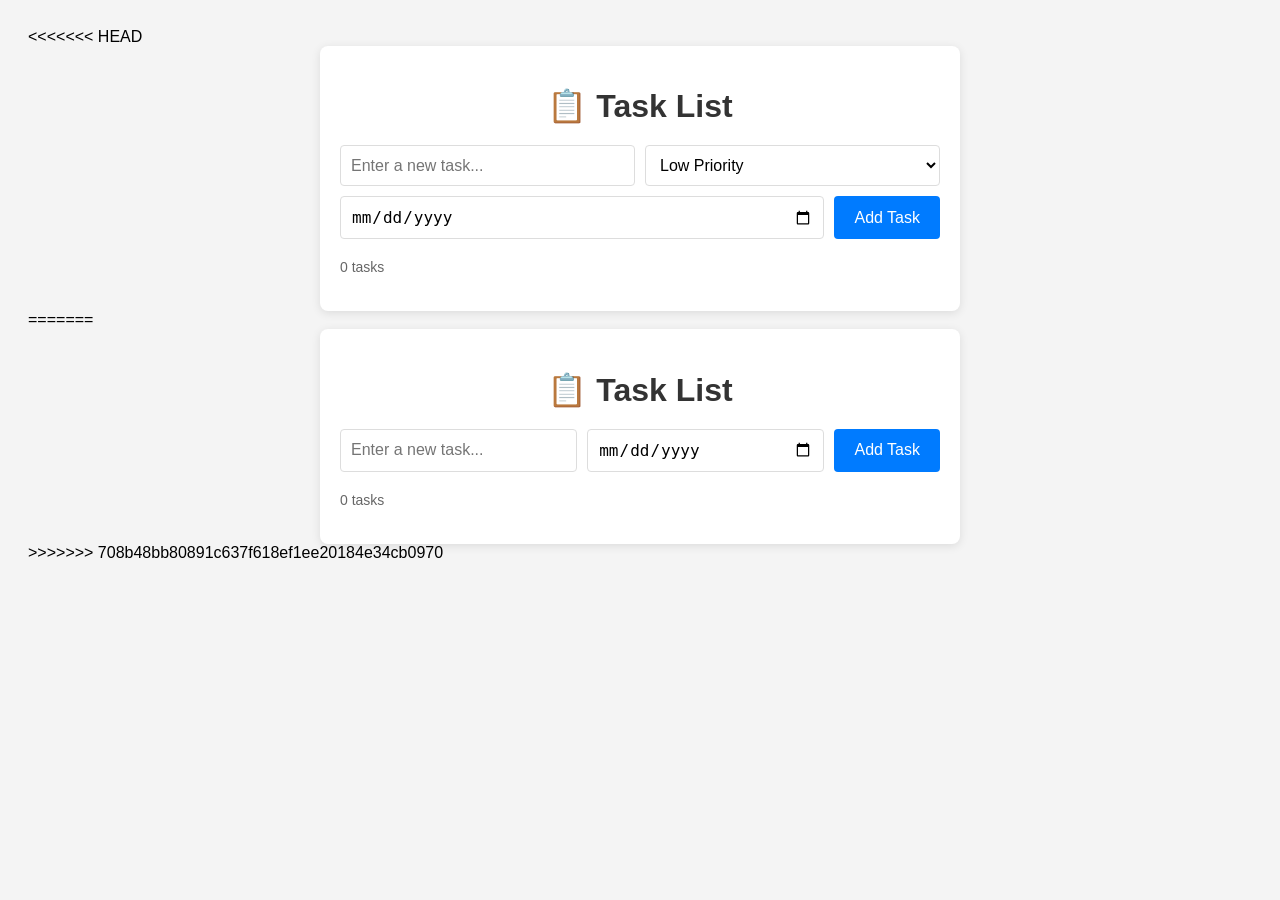
<file: SRE/index.html>
<<<<<<< HEAD
<!DOCTYPE html>
<html lang="en">
<head>
    <meta charset="UTF-8">
    <meta name="viewport" content="width=device-width, initial-scale=1.0">
    <title>Group Task List</title>
    <link rel="stylesheet" href="style.css">
</head>
<body>
    <div class="container">
        <h1>📋 Task List</h1>
        
        <form id="task-form">
            <input type="text" id="task-input" placeholder="Enter a new task..." required>
            
            <select id="priority-input" aria-label="Select task priority">
                <option value="Low">Low Priority</option>
                <option value="Medium">Medium Priority</option>
                <option value="High">High Priority</option>
            </select>

            <input type="date" id="due-date-input" aria-label="Select a due date for the task">
            <button type="submit">Add Task</button>
        </form>
        
        <div class="task-stats">
            <span id="task-count">0 tasks</span>
        </div>
        
        <ul id="task-list"></ul>
    </div>
    
    <script src="app.js"></script>
</body>
=======
<!DOCTYPE html>
<html lang="en">
<head>
    <meta charset="UTF-8">
    <meta name="viewport" content="width=device-width, initial-scale=1.0">
    <title>Group Task List</title>
    <link rel="stylesheet" href="style.css">
</head>
<body>
    <div class="container">
        <h1>📋 Task List</h1>
        
        <form id="task-form">
            <input type="text" id="task-input" placeholder="Enter a new task..." required>
            <input type="date" id="due-date-input" aria-label="Select a due date for the task">
            <button type="submit">Add Task</button>
        </form>
        
        <div class="task-stats">
            <span id="task-count">0 tasks</span>
        </div>
        
        <ul id="task-list"></ul>
    </div>
    
    <script src="app.js"></script>
</body>
>>>>>>> 708b48bb80891c637f618ef1ee20184e34cb0970
</html>
</file>
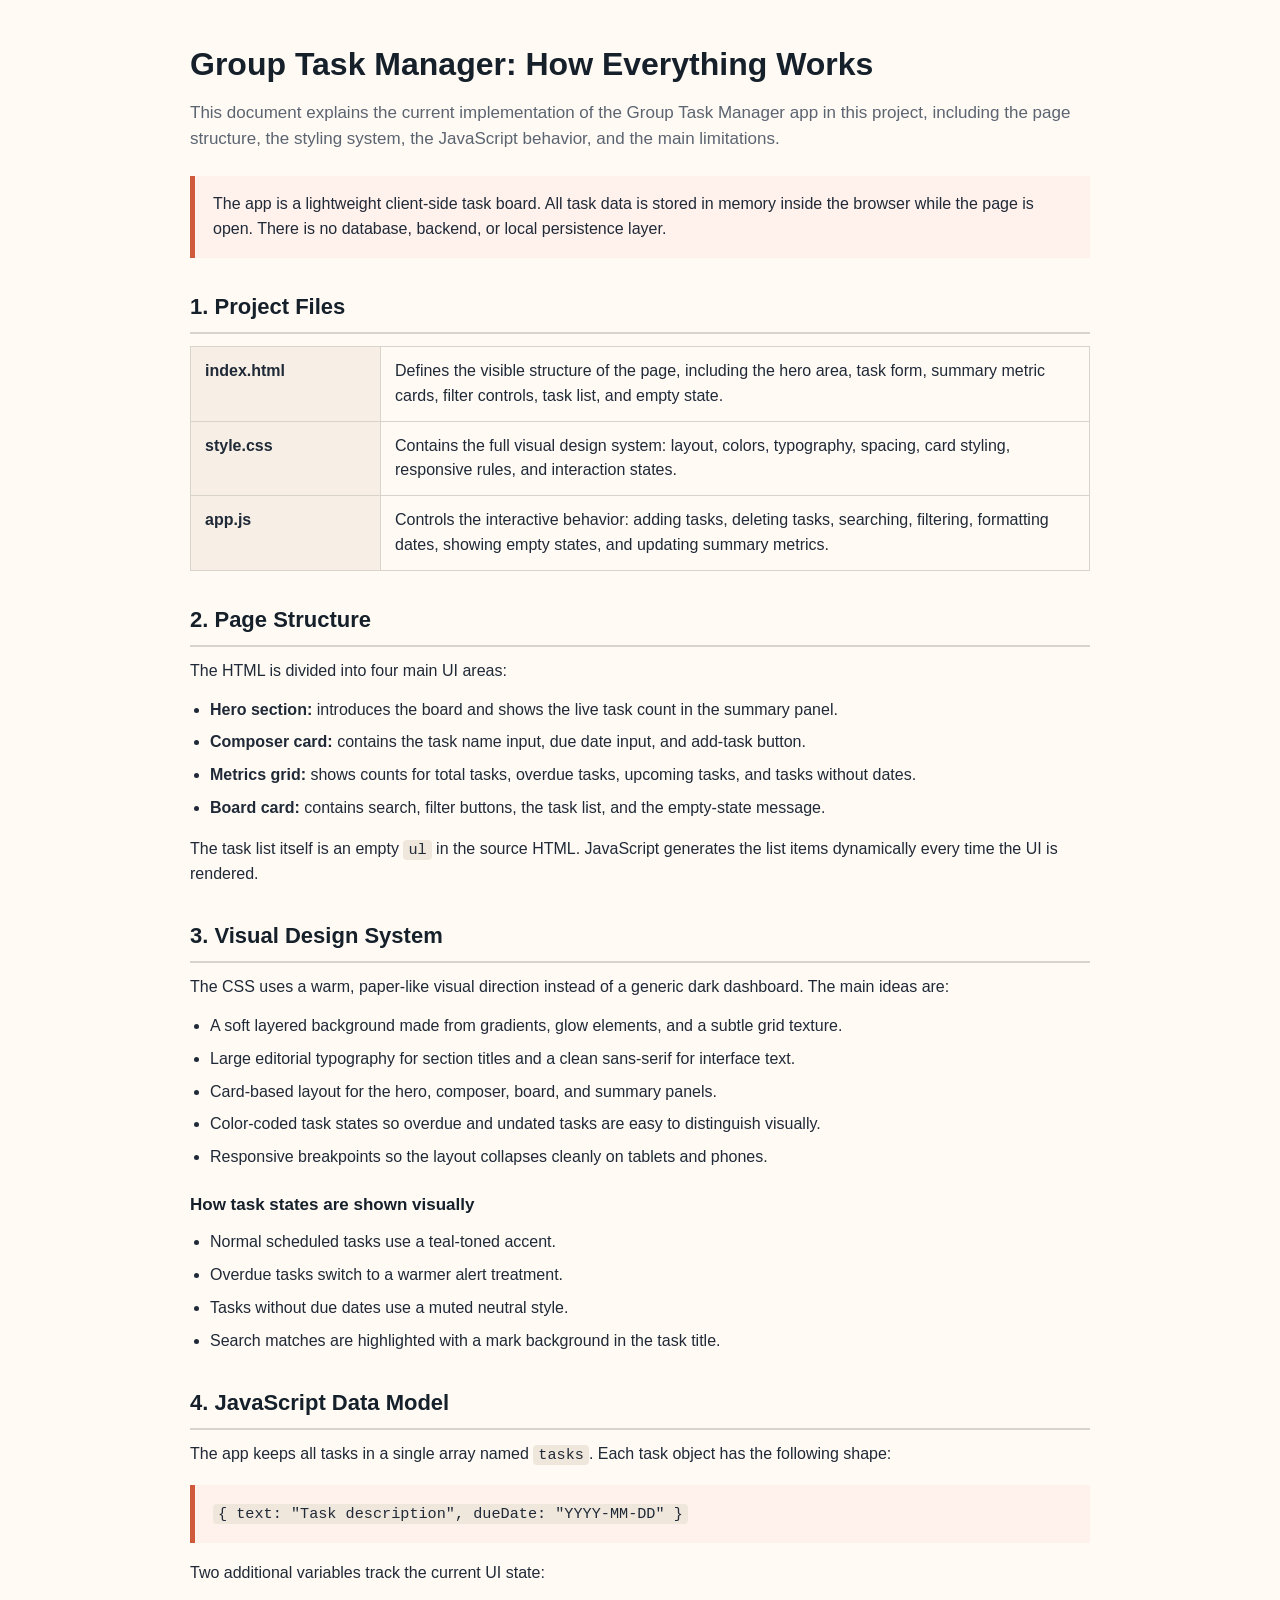
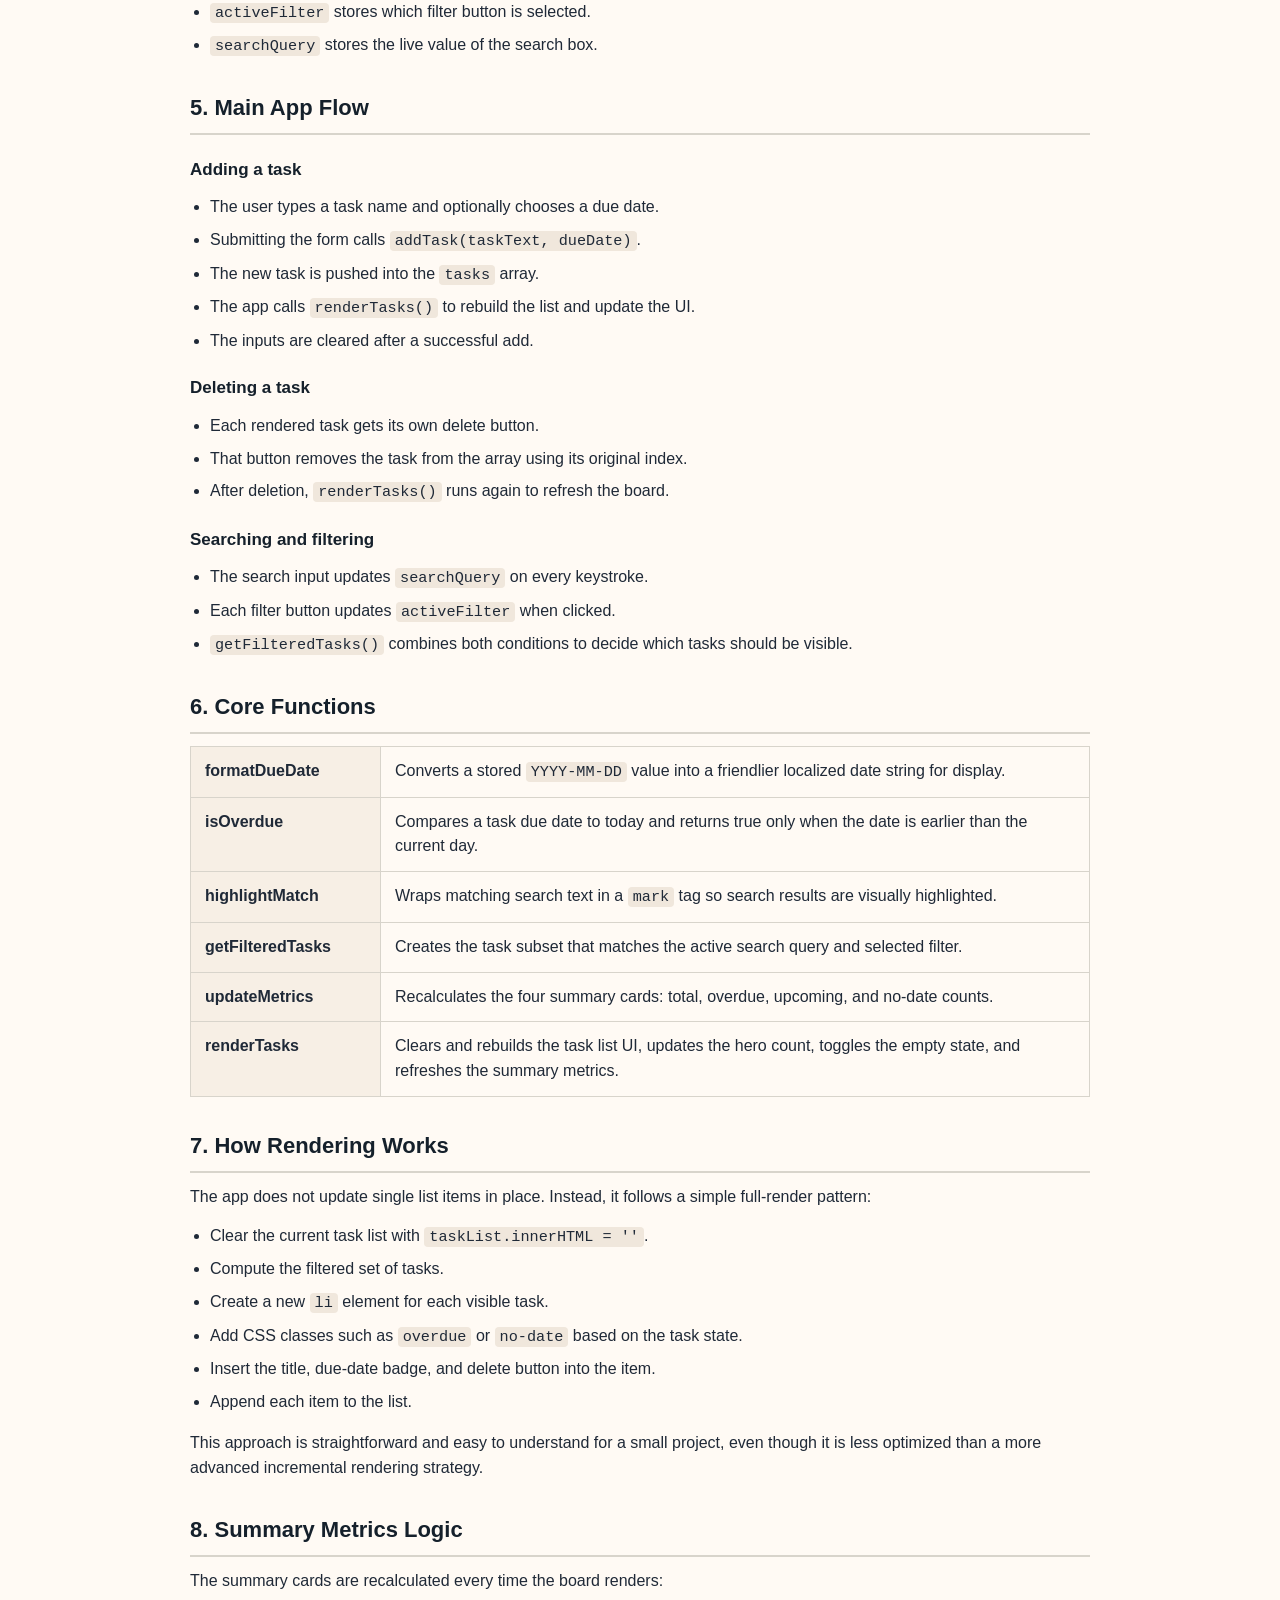
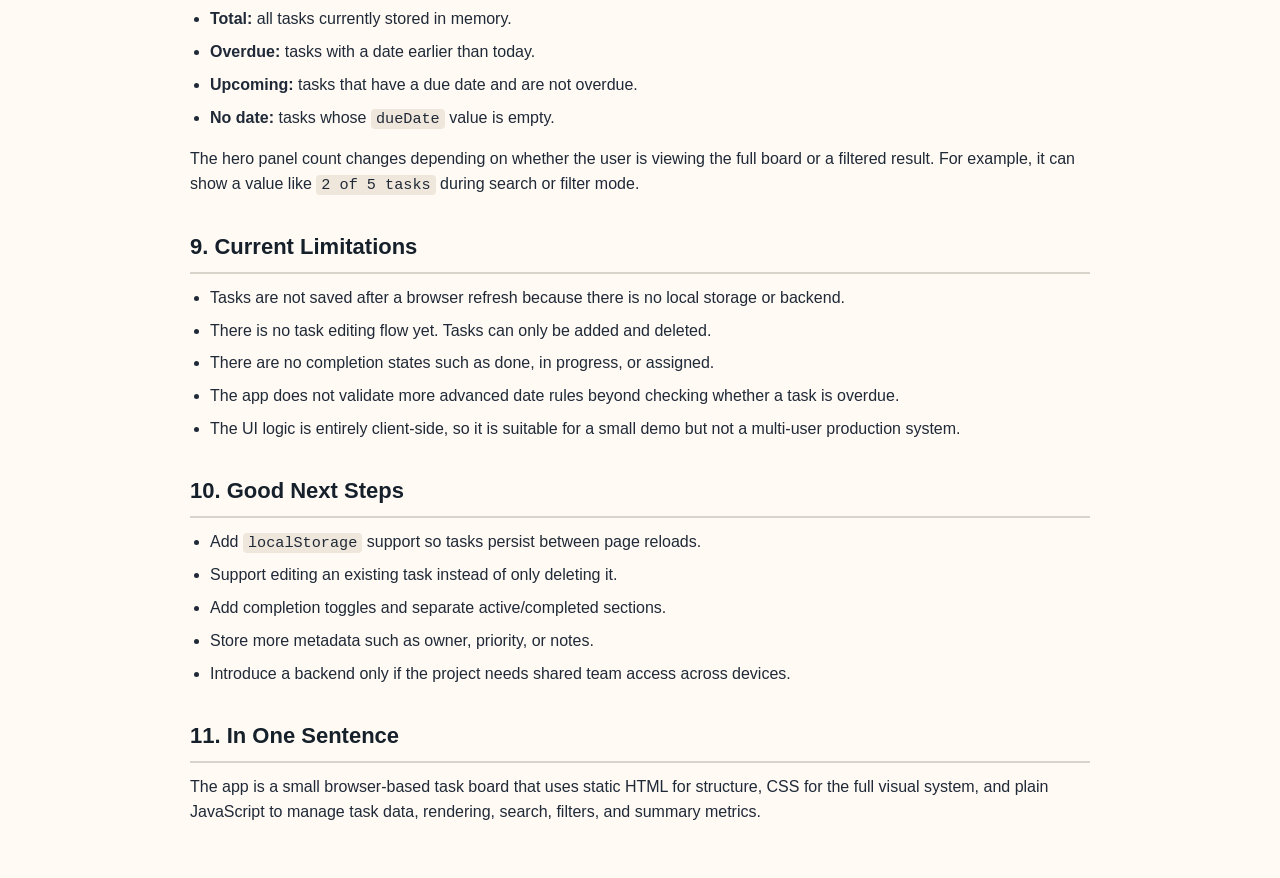
<file: group-task-manager-guide.html>
<!DOCTYPE html>
<html lang="en">
<head>
    <meta charset="UTF-8">
    <meta name="viewport" content="width=device-width, initial-scale=1.0">
    <title>Group Task Manager Guide</title>
    <style>
        :root {
            --ink: #1f2937;
            --muted: #5b6471;
            --accent: #cf5a3b;
            --surface: #fffaf4;
            --line: #d8d4cb;
        }

        * {
            box-sizing: border-box;
        }

        body {
            margin: 0;
            padding: 40px;
            font-family: Arial, sans-serif;
            color: var(--ink);
            background: var(--surface);
            line-height: 1.55;
        }

        main {
            max-width: 900px;
            margin: 0 auto;
        }

        h1, h2, h3 {
            margin: 0 0 12px;
            color: #15202b;
        }

        h1 {
            font-size: 32px;
            margin-bottom: 10px;
        }

        h2 {
            font-size: 22px;
            margin-top: 32px;
            padding-bottom: 8px;
            border-bottom: 2px solid var(--line);
        }

        h3 {
            font-size: 17px;
            margin-top: 22px;
        }

        p {
            margin: 0 0 14px;
        }

        ul {
            margin: 0 0 16px 20px;
            padding: 0;
        }

        li {
            margin-bottom: 8px;
        }

        code {
            padding: 1px 5px;
            border-radius: 4px;
            background: #f0e7dc;
            font-family: "Courier New", monospace;
            font-size: 0.95em;
        }

        .lede {
            color: var(--muted);
            font-size: 17px;
            margin-bottom: 24px;
        }

        .callout {
            margin: 18px 0;
            padding: 16px 18px;
            border-left: 5px solid var(--accent);
            background: #fff2ec;
        }

        .two-col {
            display: table;
            width: 100%;
            border-collapse: collapse;
            margin-top: 12px;
        }

        .row {
            display: table-row;
        }

        .cell {
            display: table-cell;
            vertical-align: top;
            padding: 12px 14px;
            border: 1px solid var(--line);
        }

        .cell:first-child {
            width: 190px;
            font-weight: bold;
            background: #f7efe5;
        }
    </style>
</head>
<body>
    <main>
        <h1>Group Task Manager: How Everything Works</h1>
        <p class="lede">
            This document explains the current implementation of the Group Task Manager app in this project,
            including the page structure, the styling system, the JavaScript behavior, and the main limitations.
        </p>

        <div class="callout">
            The app is a lightweight client-side task board. All task data is stored in memory inside the browser
            while the page is open. There is no database, backend, or local persistence layer.
        </div>

        <h2>1. Project Files</h2>
        <div class="two-col">
            <div class="row">
                <div class="cell">index.html</div>
                <div class="cell">Defines the visible structure of the page, including the hero area, task form, summary metric cards, filter controls, task list, and empty state.</div>
            </div>
            <div class="row">
                <div class="cell">style.css</div>
                <div class="cell">Contains the full visual design system: layout, colors, typography, spacing, card styling, responsive rules, and interaction states.</div>
            </div>
            <div class="row">
                <div class="cell">app.js</div>
                <div class="cell">Controls the interactive behavior: adding tasks, deleting tasks, searching, filtering, formatting dates, showing empty states, and updating summary metrics.</div>
            </div>
        </div>

        <h2>2. Page Structure</h2>
        <p>The HTML is divided into four main UI areas:</p>
        <ul>
            <li><strong>Hero section:</strong> introduces the board and shows the live task count in the summary panel.</li>
            <li><strong>Composer card:</strong> contains the task name input, due date input, and add-task button.</li>
            <li><strong>Metrics grid:</strong> shows counts for total tasks, overdue tasks, upcoming tasks, and tasks without dates.</li>
            <li><strong>Board card:</strong> contains search, filter buttons, the task list, and the empty-state message.</li>
        </ul>
        <p>
            The task list itself is an empty <code>ul</code> in the source HTML. JavaScript generates the list items
            dynamically every time the UI is rendered.
        </p>

        <h2>3. Visual Design System</h2>
        <p>
            The CSS uses a warm, paper-like visual direction instead of a generic dark dashboard. The main ideas are:
        </p>
        <ul>
            <li>A soft layered background made from gradients, glow elements, and a subtle grid texture.</li>
            <li>Large editorial typography for section titles and a clean sans-serif for interface text.</li>
            <li>Card-based layout for the hero, composer, board, and summary panels.</li>
            <li>Color-coded task states so overdue and undated tasks are easy to distinguish visually.</li>
            <li>Responsive breakpoints so the layout collapses cleanly on tablets and phones.</li>
        </ul>

        <h3>How task states are shown visually</h3>
        <ul>
            <li>Normal scheduled tasks use a teal-toned accent.</li>
            <li>Overdue tasks switch to a warmer alert treatment.</li>
            <li>Tasks without due dates use a muted neutral style.</li>
            <li>Search matches are highlighted with a mark background in the task title.</li>
        </ul>

        <h2>4. JavaScript Data Model</h2>
        <p>
            The app keeps all tasks in a single array named <code>tasks</code>. Each task object has the following shape:
        </p>
        <div class="callout">
            <code>{ text: "Task description", dueDate: "YYYY-MM-DD" }</code>
        </div>
        <p>
            Two additional variables track the current UI state:
        </p>
        <ul>
            <li><code>activeFilter</code> stores which filter button is selected.</li>
            <li><code>searchQuery</code> stores the live value of the search box.</li>
        </ul>

        <h2>5. Main App Flow</h2>
        <h3>Adding a task</h3>
        <ul>
            <li>The user types a task name and optionally chooses a due date.</li>
            <li>Submitting the form calls <code>addTask(taskText, dueDate)</code>.</li>
            <li>The new task is pushed into the <code>tasks</code> array.</li>
            <li>The app calls <code>renderTasks()</code> to rebuild the list and update the UI.</li>
            <li>The inputs are cleared after a successful add.</li>
        </ul>

        <h3>Deleting a task</h3>
        <ul>
            <li>Each rendered task gets its own delete button.</li>
            <li>That button removes the task from the array using its original index.</li>
            <li>After deletion, <code>renderTasks()</code> runs again to refresh the board.</li>
        </ul>

        <h3>Searching and filtering</h3>
        <ul>
            <li>The search input updates <code>searchQuery</code> on every keystroke.</li>
            <li>Each filter button updates <code>activeFilter</code> when clicked.</li>
            <li><code>getFilteredTasks()</code> combines both conditions to decide which tasks should be visible.</li>
        </ul>

        <h2>6. Core Functions</h2>
        <div class="two-col">
            <div class="row">
                <div class="cell">formatDueDate</div>
                <div class="cell">Converts a stored <code>YYYY-MM-DD</code> value into a friendlier localized date string for display.</div>
            </div>
            <div class="row">
                <div class="cell">isOverdue</div>
                <div class="cell">Compares a task due date to today and returns true only when the date is earlier than the current day.</div>
            </div>
            <div class="row">
                <div class="cell">highlightMatch</div>
                <div class="cell">Wraps matching search text in a <code>mark</code> tag so search results are visually highlighted.</div>
            </div>
            <div class="row">
                <div class="cell">getFilteredTasks</div>
                <div class="cell">Creates the task subset that matches the active search query and selected filter.</div>
            </div>
            <div class="row">
                <div class="cell">updateMetrics</div>
                <div class="cell">Recalculates the four summary cards: total, overdue, upcoming, and no-date counts.</div>
            </div>
            <div class="row">
                <div class="cell">renderTasks</div>
                <div class="cell">Clears and rebuilds the task list UI, updates the hero count, toggles the empty state, and refreshes the summary metrics.</div>
            </div>
        </div>

        <h2>7. How Rendering Works</h2>
        <p>
            The app does not update single list items in place. Instead, it follows a simple full-render pattern:
        </p>
        <ul>
            <li>Clear the current task list with <code>taskList.innerHTML = ''</code>.</li>
            <li>Compute the filtered set of tasks.</li>
            <li>Create a new <code>li</code> element for each visible task.</li>
            <li>Add CSS classes such as <code>overdue</code> or <code>no-date</code> based on the task state.</li>
            <li>Insert the title, due-date badge, and delete button into the item.</li>
            <li>Append each item to the list.</li>
        </ul>
        <p>
            This approach is straightforward and easy to understand for a small project, even though it is less
            optimized than a more advanced incremental rendering strategy.
        </p>

        <h2>8. Summary Metrics Logic</h2>
        <p>The summary cards are recalculated every time the board renders:</p>
        <ul>
            <li><strong>Total:</strong> all tasks currently stored in memory.</li>
            <li><strong>Overdue:</strong> tasks with a date earlier than today.</li>
            <li><strong>Upcoming:</strong> tasks that have a due date and are not overdue.</li>
            <li><strong>No date:</strong> tasks whose <code>dueDate</code> value is empty.</li>
        </ul>
        <p>
            The hero panel count changes depending on whether the user is viewing the full board or a filtered result.
            For example, it can show a value like <code>2 of 5 tasks</code> during search or filter mode.
        </p>

        <h2>9. Current Limitations</h2>
        <ul>
            <li>Tasks are not saved after a browser refresh because there is no local storage or backend.</li>
            <li>There is no task editing flow yet. Tasks can only be added and deleted.</li>
            <li>There are no completion states such as done, in progress, or assigned.</li>
            <li>The app does not validate more advanced date rules beyond checking whether a task is overdue.</li>
            <li>The UI logic is entirely client-side, so it is suitable for a small demo but not a multi-user production system.</li>
        </ul>

        <h2>10. Good Next Steps</h2>
        <ul>
            <li>Add <code>localStorage</code> support so tasks persist between page reloads.</li>
            <li>Support editing an existing task instead of only deleting it.</li>
            <li>Add completion toggles and separate active/completed sections.</li>
            <li>Store more metadata such as owner, priority, or notes.</li>
            <li>Introduce a backend only if the project needs shared team access across devices.</li>
        </ul>

        <h2>11. In One Sentence</h2>
        <p>
            The app is a small browser-based task board that uses static HTML for structure, CSS for the full visual
            system, and plain JavaScript to manage task data, rendering, search, filters, and summary metrics.
        </p>
    </main>
</body>
</html>
</file>
<file: SRE/style.css>
<<<<<<< HEAD
* {
    margin: 0;
    padding: 0;
    box-sizing: border-box;
}

body {
    font-family: Arial, sans-serif;
    background-color: #f4f4f4;
    padding: 20px;
}

.container {
    max-width: 600px;
    margin: 0 auto;
    background: white;
    padding: 20px;
    border-radius: 8px;
    box-shadow: 0 2px 10px rgba(0,0,0,0.1);
}

h1 {
    text-align: center;
    color: #333;
    margin-bottom: 20px;
}

#task-form {
    display: flex;
    gap: 10px;
    margin-bottom: 20px;
    flex-wrap: wrap;
}

/* Updated to include #priority-input styling */
#task-input,
#due-date-input,
#priority-input {
    flex: 1;
    padding: 10px;
    border: 1px solid #ddd;
    border-radius: 4px;
    font-size: 16px;
    background-color: white;
}

#due-date-input,
#priority-input {
    min-width: 180px;
}

button {
    padding: 10px 20px;
    background-color: #007bff;
    color: white;
    border: none;
    border-radius: 4px;
    cursor: pointer;
    font-size: 16px;
}

button:hover {
    background-color: #0056b3;
}

.task-stats {
    margin-bottom: 10px;
    color: #666;
    font-size: 14px;
}

#task-list {
    list-style: none;
}

#task-list li {
    padding: 10px;
    background-color: #f9f9f9;
    border: 1px solid #ddd;
    border-radius: 4px;
    margin-bottom: 5px;
    display: flex;
    align-items: center;
    gap: 10px;
}

#task-list li:last-child {
    margin-bottom: 0;
}

.task-content {
    display: flex;
    flex-direction: column;
    gap: 4px;
}

.task-title {
    color: #222;
    font-weight: bold;
}

.task-due-date {
    color: #666;
    font-size: 14px;
}

/* NEW STYLES FOR TASK 2: PRIORITY LEVELS */
.priority-badge {
    font-size: 11px;
    font-weight: bold;
    padding: 3px 8px;
    border-radius: 12px;
    width: fit-content;
    text-transform: uppercase;
    margin-top: 2px;
}

.priority-high {
    background-color: #f8d7da;
    color: #842029;
    border: 1px solid #f5c2c7;
}

.priority-medium {
    background-color: #fff3cd;
    color: #664d03;
    border: 1px solid #ffecb5;
}

.priority-low {
    background-color: #d1e7dd;
    color: #0f5132;
    border: 1px solid #badbcc;
}

.delete-button {
    margin-left: auto;
    background-color: #dc3545;
}

.delete-button:hover {
    background-color: #b02a37;
}

#task-list li.overdue {
    border-color: #f1aeb5;
    background-color: #fff5f5;
}

@media (max-width: 600px) {
    #task-form > * {
        width: 100%;
    }

    button {
        width: 100%;
    }
=======
* {
    margin: 0;
    padding: 0;
    box-sizing: border-box;
}

body {
    font-family: Arial, sans-serif;
    background-color: #f4f4f4;
    padding: 20px;
}

.container {
    max-width: 600px;
    margin: 0 auto;
    background: white;
    padding: 20px;
    border-radius: 8px;
    box-shadow: 0 2px 10px rgba(0,0,0,0.1);
}

h1 {
    text-align: center;
    color: #333;
    margin-bottom: 20px;
}

#task-form {
    display: flex;
    gap: 10px;
    margin-bottom: 20px;
    flex-wrap: wrap;
}

#task-input,
#due-date-input {
    flex: 1;
    padding: 10px;
    border: 1px solid #ddd;
    border-radius: 4px;
    font-size: 16px;
}

#due-date-input {
    min-width: 180px;
}

button {
    padding: 10px 20px;
    background-color: #007bff;
    color: white;
    border: none;
    border-radius: 4px;
    cursor: pointer;
    font-size: 16px;
}

button:hover {
    background-color: #0056b3;
}

.task-stats {
    margin-bottom: 10px;
    color: #666;
    font-size: 14px;
}

#task-list {
    list-style: none;
}

#task-list li {
    padding: 10px;
    background-color: #f9f9f9;
    border: 1px solid #ddd;
    border-radius: 4px;
    margin-bottom: 5px;
    display: flex;
    align-items: center;
    gap: 10px;
}

#task-list li:last-child {
    margin-bottom: 0;
}

.task-content {
    display: flex;
    flex-direction: column;
    gap: 4px;
}

.task-title {
    color: #222;
}

.task-due-date {
    color: #666;
    font-size: 14px;
}

.delete-button {
    margin-left: auto;
    background-color: #dc3545;
}

.delete-button:hover {
    background-color: #b02a37;
}

#task-list li.overdue {
    border-color: #f1aeb5;
    background-color: #fff5f5;
}

@media (max-width: 600px) {
    #task-form > * {
        width: 100%;
    }

    button {
        width: 100%;
    }
>>>>>>> 708b48bb80891c637f618ef1ee20184e34cb0970
}
</file>
